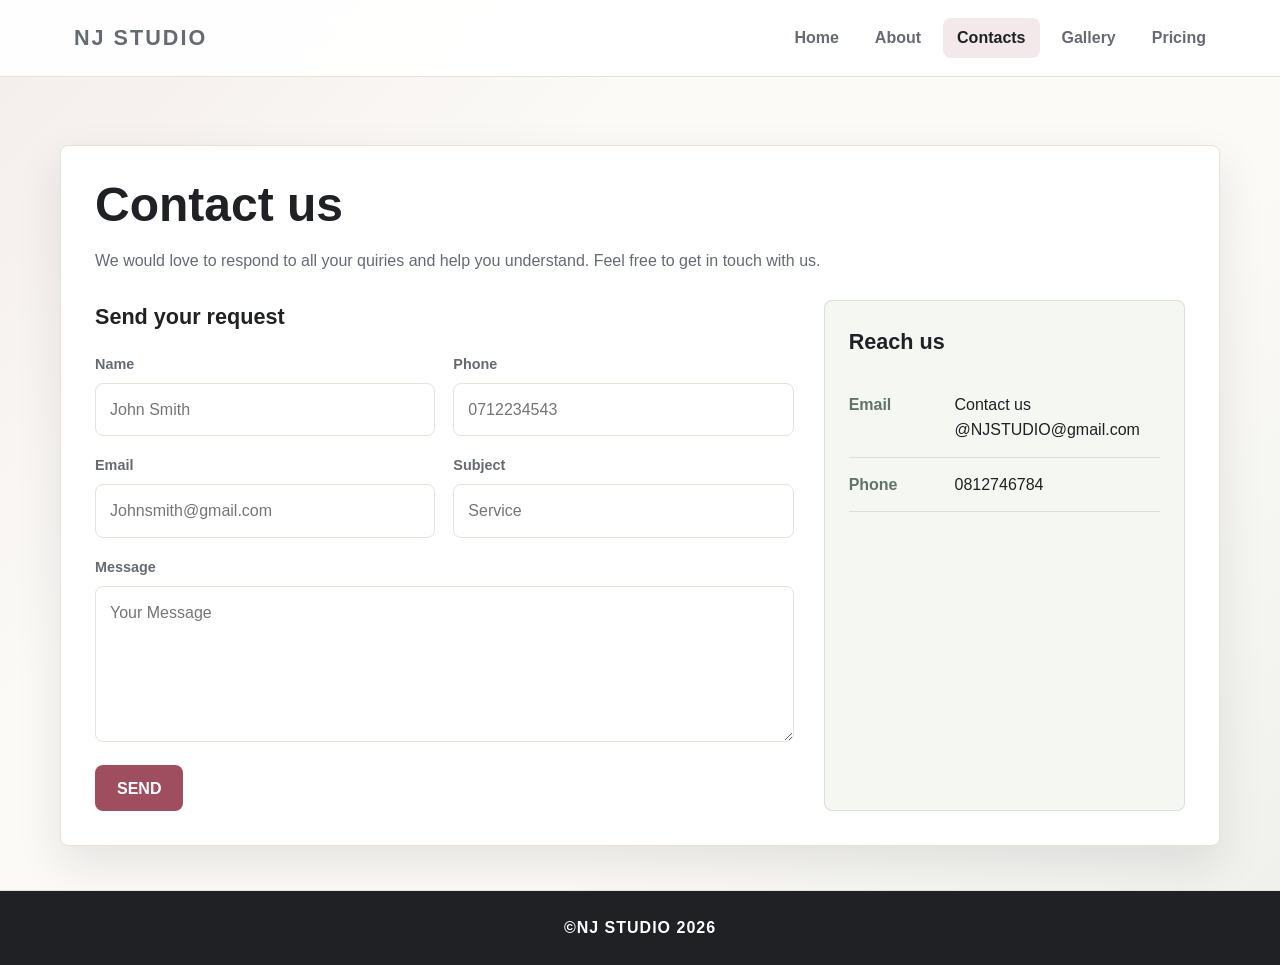
<file: contacts.html>
<!DOCTYPE html>
<html lang="en">
<head>
    <meta charset="UTF-8">
    <meta name="viewport" content="width=device-width, initial-scale=1.0">
    <title>Document</title>
    <link rel="stylesheet" href="style.css">
</head>
<body>
    <!-- Header section containing navigation menu -->
    <section>
        <header>
            <nav>
                <div class="nav_content">
                    <div class="logo"><a href="index.html">NJ STUDIO</a></div>
                    <ul>
                        <li><a href="index.html">Home</a></li>
                        <li><a href="about.html">About</a></li>
                        <li><a href="contacts.html">Contacts</a></li>
                        <li><a href="gallery.html">Gallery</a></li>
                        <li><a href="pricing.html">Pricing</a></li>
                    </ul>
                </div>
            </nav>
        </header>
    </section>

    <!-- Main container for contact information and form -->
    <div style="height: 24px;"></div>
    <div class="container">
        <h1>Contact us</h1>
        <p>We would love to respond to all your quiries and help you understand. Feel free to get in touch with us.</p>

        <div class="contact-box">
            <!-- Contact form section for sending inquiries -->
            <div class="contact-left">
                <h3>Send your request</h3>
                <form>
                    <div class="input-row">
                        <div class="input-group">
                            <label>Name</label>
                            <input type="text" placeholder="John Smith">
                        </div>

                        <div class="input-group">
                            <label>Phone</label>
                            <input type="text" placeholder="0712234543">
                        </div>

                        <div class="input-group">
                            <label>Email</label>
                            <input type="text" placeholder="Johnsmith@gmail.com">
                        </div>

                        <div class="input-group">
                            <label>Subject</label>
                            <input type="text" placeholder="Service">
                        </div>
                    </div>

                    <label>Message</label>
                    <textarea rows="5" placeholder="Your Message"></textarea>
                    <button type="submit">SEND</button>
                </form>
            </div>

            <div class="contact-right">
                <h3>Reach us</h3>
                <table>
                    <tr>
                        <td>Email</td>
                        <td>Contact us @NJSTUDIO@gmail.com</td>
                    </tr>
                    <tr>
                        <td>Phone</td>
                        <td>0812746784</td>
                    </tr>
                </table>
            </div>
        </div>
    </div>
<section>
        <div class="footer-container">&COPY;NJ STUDIO 2026</div>
    </section>

<script src="script.js"></script>
</body>
</html>
</file>
<file: style.css>
/* NJ Studio shared website styles */
:root {
    --ink: #202124;
    --muted: #666a73;
    --paper: #fbfaf7;
    --surface: #ffffff;
    --line: #e6e1da;
    --accent: #9f4e5f;
    --accent-dark: #763746;
    --sage: #607568;
    --gold: #b28b42;
    --shadow: 0 18px 45px rgba(32, 33, 36, 0.1);
    --radius: 8px;
}

* {
    box-sizing: border-box;
    margin: 0;
    padding: 0;
}

html {
    scroll-behavior: smooth;
}

body {
    min-height: 100vh;
    display: flex;
    flex-direction: column;
    font-family: "Segoe UI", Arial, sans-serif;
    line-height: 1.6;
    color: var(--ink);
    background:
        linear-gradient(135deg, rgba(159, 78, 95, 0.08), transparent 32%),
        linear-gradient(315deg, rgba(96, 117, 104, 0.08), transparent 36%),
        var(--paper);
}

img {
    display: block;
    max-width: 100%;
    background: #eee9e2;
}

a {
    color: inherit;
}

section {
    width: 100%;
}

header {
    position: sticky;
    top: 0;
    z-index: 20;
    background: rgba(255, 255, 255, 0.92);
    border-bottom: 1px solid var(--line);
    backdrop-filter: blur(16px);
}

.nav_content {
    width: min(1160px, calc(100% - 32px));
    min-height: 76px;
    margin: 0 auto;
    display: flex;
    align-items: center;
    justify-content: space-between;
    gap: 24px;
}

.logo a {
    text-decoration: none;
    font-size: 1.35rem;
    font-weight: 800;
    letter-spacing: 2px;
}

nav ul {
    display: flex;
    align-items: center;
    gap: 8px;
    list-style: none;
}

nav a {
    display: inline-flex;
    min-height: 40px;
    align-items: center;
    border-radius: var(--radius);
    padding: 0 14px;
    text-decoration: none;
    color: var(--muted);
    font-weight: 650;
    transition: background 0.2s ease, color 0.2s ease, transform 0.2s ease;
}

nav a:hover,
nav a.active {
    color: var(--ink);
    background: rgba(159, 78, 95, 0.12);
}

.menu-toggle {
    display: none;
    width: 44px;
    height: 44px;
    align-items: center;
    justify-content: center;
    border: 1px solid var(--line);
    border-radius: var(--radius);
    background: var(--surface);
    color: var(--ink);
    cursor: pointer;
}

.menu-toggle span,
.menu-toggle span::before,
.menu-toggle span::after {
    display: block;
    width: 20px;
    height: 2px;
    background: currentColor;
    content: "";
    transition: transform 0.2s ease, opacity 0.2s ease;
}

.menu-toggle span {
    position: relative;
}

.menu-toggle span::before,
.menu-toggle span::after {
    position: absolute;
    left: 0;
}

.menu-toggle span::before {
    top: -7px;
}

.menu-toggle span::after {
    top: 7px;
}

body.menu-open .menu-toggle span {
    background: transparent;
}

body.menu-open .menu-toggle span::before {
    transform: translateY(7px) rotate(45deg);
}

body.menu-open .menu-toggle span::after {
    transform: translateY(-7px) rotate(-45deg);
}

.section_container {
    width: min(1160px, calc(100% - 32px));
    min-height: calc(100vh - 170px);
    margin: 0 auto;
    padding: 70px 0;
    display: grid;
    grid-template-columns: minmax(0, 1.05fr) minmax(280px, 0.95fr);
    align-items: center;
    gap: 52px;
}

.section_container .container {
    max-width: 620px;
}

.subtitle {
    margin-bottom: 14px;
    color: var(--accent);
    font-weight: 800;
    letter-spacing: 5px;
}

.title {
    margin-bottom: 22px;
    font-size: clamp(2.2rem, 6vw, 4.9rem);
    line-height: 0.98;
    letter-spacing: 0;
}

.title span {
    color: var(--sage);
}

.description {
    max-width: 540px;
    margin-bottom: 28px;
    color: var(--muted);
    font-size: 1.08rem;
}

button,
.shoot-btn,
.shoot-btns,
.work_with_me {
    min-height: 46px;
    border: 0;
    border-radius: var(--radius);
    padding: 0 22px;
    display: inline-flex;
    align-items: center;
    justify-content: center;
    background: var(--accent);
    color: #fff;
    font: inherit;
    font-weight: 800;
    text-decoration: none;
    cursor: pointer;
    transition: background 0.2s ease, transform 0.2s ease, box-shadow 0.2s ease;
}

button:hover,
.shoot-btn:hover,
.shoot-btns:hover,
.work_with_me:hover {
    background: var(--accent-dark);
    transform: translateY(-2px);
    box-shadow: 0 12px 26px rgba(118, 55, 70, 0.24);
}

.section_container > div:last-child img {
    width: min(430px, 100%);
    aspect-ratio: 4 / 5;
    object-fit: cover;
    border-radius: var(--radius);
    box-shadow: var(--shadow);
}

.about-us,
.products,
body > .container,
#carousel {
    width: min(1160px, calc(100% - 32px));
    margin: 44px auto;
}

.about-us .container {
    display: grid;
    grid-template-columns: 320px minmax(0, 1fr);
    gap: 42px;
    align-items: center;
    padding: 34px;
    background: var(--surface);
    border: 1px solid var(--line);
    border-radius: var(--radius);
    box-shadow: var(--shadow);
}

.image-selection img {
    width: 100%;
    aspect-ratio: 1 / 1;
    object-fit: cover;
    border-radius: var(--radius);
}

.content-section h2,
.products h1,
body > .container h1,
#spinner > h1 {
    margin-bottom: 18px;
    font-size: clamp(2rem, 4vw, 3rem);
    line-height: 1.05;
    letter-spacing: 0;
}

.content-section p,
body > .container > p {
    color: var(--muted);
}

.content-section b {
    color: var(--ink);
}

body > .container {
    padding: 34px;
    background: var(--surface);
    border: 1px solid var(--line);
    border-radius: var(--radius);
    box-shadow: var(--shadow);
}

.contact-box {
    margin-top: 26px;
    display: grid;
    grid-template-columns: minmax(0, 1.45fr) minmax(260px, 0.75fr);
    gap: 30px;
}

.contact-left h3,
.contact-right h3 {
    margin-bottom: 18px;
    font-size: 1.35rem;
}

.input-row {
    display: grid;
    grid-template-columns: repeat(2, minmax(0, 1fr));
    gap: 18px;
    margin-bottom: 18px;
}

label {
    display: block;
    margin-bottom: 7px;
    color: var(--muted);
    font-size: 0.9rem;
    font-weight: 800;
}

input,
textarea {
    width: 100%;
    border: 1px solid var(--line);
    border-radius: var(--radius);
    padding: 13px 14px;
    background: #fff;
    color: var(--ink);
    font: inherit;
}

textarea {
    resize: vertical;
    min-height: 138px;
    margin-bottom: 16px;
}

input:focus,
textarea:focus {
    outline: 3px solid rgba(159, 78, 95, 0.18);
    border-color: var(--accent);
}

.contact-right {
    padding: 24px;
    border-radius: var(--radius);
    background: #f5f7f3;
    border: 1px solid rgba(96, 117, 104, 0.18);
}

.contact-right table {
    width: 100%;
    border-collapse: collapse;
}

.contact-right td {
    padding: 14px 0;
    vertical-align: top;
    border-bottom: 1px solid rgba(96, 117, 104, 0.18);
}

.contact-right td:first-child {
    width: 34%;
    color: var(--sage);
    font-weight: 850;
}

.all-shoots {
    display: grid;
    grid-template-columns: repeat(3, minmax(0, 1fr));
    gap: 22px;
}

.shoot {
    display: flex;
    min-height: 100%;
    flex-direction: column;
    overflow: hidden;
    background: var(--surface);
    border: 1px solid var(--line);
    border-radius: var(--radius);
    box-shadow: 0 14px 30px rgba(32, 33, 36, 0.08);
}

.shoot img {
    width: 100%;
    height: 240px;
    object-fit: cover;
}

.shoot-info,
.shoot > h4,
.shoot > p,
.shoot > a {
    margin-left: 18px;
    margin-right: 18px;
}

.shoot-title {
    margin-top: 18px;
    margin-bottom: 8px;
    font-size: 1.12rem;
    line-height: 1.3;
}

.shoot-price {
    margin-bottom: 18px;
    color: var(--muted);
}

.shoot-btn,
.shoot-btns {
    margin-top: auto;
    margin-bottom: 18px;
}

#carousel {
    position: relative;
}

#spinner {
    display: grid;
    grid-template-columns: repeat(4, minmax(0, 1fr));
    gap: 18px;
}

#spinner > h1 {
    grid-column: 1 / -1;
}

.responsive,
.gallery,
.gallery-link {
    min-width: 0;
}

.responsive,
.gallery,
.gallery-link,
#spinner img {
    cursor: zoom-in;
}

.gallery,
.gallery-link {
    display: block;
    position: relative;
    overflow: hidden;
    border-radius: var(--radius);
    background: var(--surface);
    border: 1px solid var(--line);
    box-shadow: 0 12px 24px rgba(32, 33, 36, 0.08);
}

.gallery img,
.gallery-link img {
    width: 100%;
    height: 260px;
    object-fit: cover;
    transition: transform 0.25s ease, filter 0.25s ease;
}

.gallery:hover img,
.gallery-link:hover img {
    transform: scale(1.05);
    filter: saturate(1.08);
}

#spinner img[role="button"]:focus-visible {
    outline: 4px solid rgba(159, 78, 95, 0.45);
    outline-offset: 4px;
}

.ss-icon {
    position: fixed;
    top: 50%;
    width: 42px;
    height: 42px;
    display: none;
    align-items: center;
    justify-content: center;
    border-radius: 50%;
    background: var(--ink);
    color: #fff;
    font-size: 1.6rem;
    cursor: pointer;
    z-index: 31;
}

.ss-icon:first-of-type {
    left: 18px;
}

.ss-icon:last-of-type {
    right: 18px;
}

.lightbox {
    position: fixed;
    inset: 0;
    z-index: 30;
    display: none;
    place-items: center;
    padding: 28px;
    background: rgba(10, 10, 12, 0.86);
    overflow: hidden;
}

.lightbox.open {
    display: grid;
}

.lightbox-backdrop {
    position: absolute;
    inset: 0;
    display: flex;
    align-items: center;
    overflow: hidden;
    opacity: 0.46;
}

.lightbox-track {
    display: flex;
    width: max-content;
    min-width: 100%;
    height: 100%;
    gap: 22px;
    padding: 6vh 22px;
    animation: lightbox-slide-slow 34s linear infinite;
}

.lightbox-slide {
    flex: 0 0 min(34vw, 360px);
    height: 100%;
    object-fit: cover;
    border-radius: var(--radius);
    filter: blur(3px) saturate(0.9) brightness(0.62);
    transform: scale(1.03);
}

@keyframes lightbox-slide-slow {
    from {
        transform: translateX(0);
    }

    to {
        transform: translateX(-50%);
    }
}

.lightbox::after {
    position: absolute;
    inset: 0;
    content: "";
    background: rgba(10, 10, 12, 0.46);
}

.lightbox > img {
    position: relative;
    z-index: 1;
    max-height: 82vh;
    max-width: min(980px, 94vw);
    border-radius: var(--radius);
    object-fit: contain;
    box-shadow: 0 20px 60px rgba(0, 0, 0, 0.45);
    transition: transform 0.2s ease;
    transform-origin: center;
}

.lightbox-close,
.lightbox-arrow,
.lightbox-zoom-controls button {
    position: absolute;
    z-index: 2;
    padding: 0;
    background: #fff;
    color: var(--ink);
}

.lightbox-close {
    top: 18px;
    right: 18px;
    width: 44px;
    font-size: 1.4rem;
}

.lightbox-zoom-controls {
    position: absolute;
    top: 18px;
    left: 18px;
    z-index: 2;
    display: flex;
    gap: 8px;
}

.lightbox-zoom-controls button {
    position: static;
    width: 44px;
    font-size: 1.5rem;
}

.lightbox-arrow {
    top: 50%;
    width: 50px;
    height: 58px;
    background: rgba(255, 255, 255, 0.88);
    font-size: 2rem;
    transform: translateY(-50%);
}

.lightbox-prev {
    left: 18px;
}

.lightbox-next {
    right: 18px;
}

.lightbox-arrow:hover {
    background: #fff;
}

.toast {
    position: fixed;
    right: 18px;
    bottom: 18px;
    z-index: 40;
    max-width: min(360px, calc(100vw - 36px));
    padding: 14px 16px;
    border-radius: var(--radius);
    background: var(--ink);
    color: #fff;
    box-shadow: var(--shadow);
    opacity: 0;
    transform: translateY(12px);
    pointer-events: none;
    transition: opacity 0.2s ease, transform 0.2s ease;
}

.toast.show {
    opacity: 1;
    transform: translateY(0);
}

.footer-container {
    width: 100%;
    margin-top: auto;
    padding: 24px 16px;
    border-top: 1px solid var(--line);
    background: #202124;
    color: #fff;
    text-align: center;
    font-weight: 700;
    letter-spacing: 1px;
}

@media (max-width: 920px) {
    .menu-toggle {
        display: inline-flex;
    }

    nav ul {
        position: absolute;
        top: 76px;
        left: 0;
        right: 0;
        display: none;
        flex-direction: column;
        align-items: stretch;
        padding: 12px 16px 18px;
        background: #fff;
        border-bottom: 1px solid var(--line);
    }

    body.menu-open nav ul {
        display: flex;
    }

    nav a {
        justify-content: center;
    }

    .section_container,
    .about-us .container,
    .contact-box {
        grid-template-columns: 1fr;
    }

    .section_container {
        padding: 44px 0;
    }

    .section_container > div:last-child {
        order: -1;
    }

    .section_container > div:last-child img {
        width: min(520px, 100%);
        margin: 0 auto;
        aspect-ratio: 16 / 11;
    }

    .all-shoots,
    #spinner {
        grid-template-columns: repeat(2, minmax(0, 1fr));
    }
}

@media (max-width: 620px) {
    .nav_content,
    .section_container,
    .about-us,
    .products,
    body > .container,
    #carousel {
        width: min(100% - 24px, 1160px);
    }

    .input-row,
    .all-shoots,
    #spinner {
        grid-template-columns: 1fr;
    }

    body > .container,
    .about-us .container {
        padding: 20px;
    }

    .gallery img,
    .gallery-link img {
        height: 310px;
    }

    .shoot img {
        height: 260px;
    }
}
</file>
